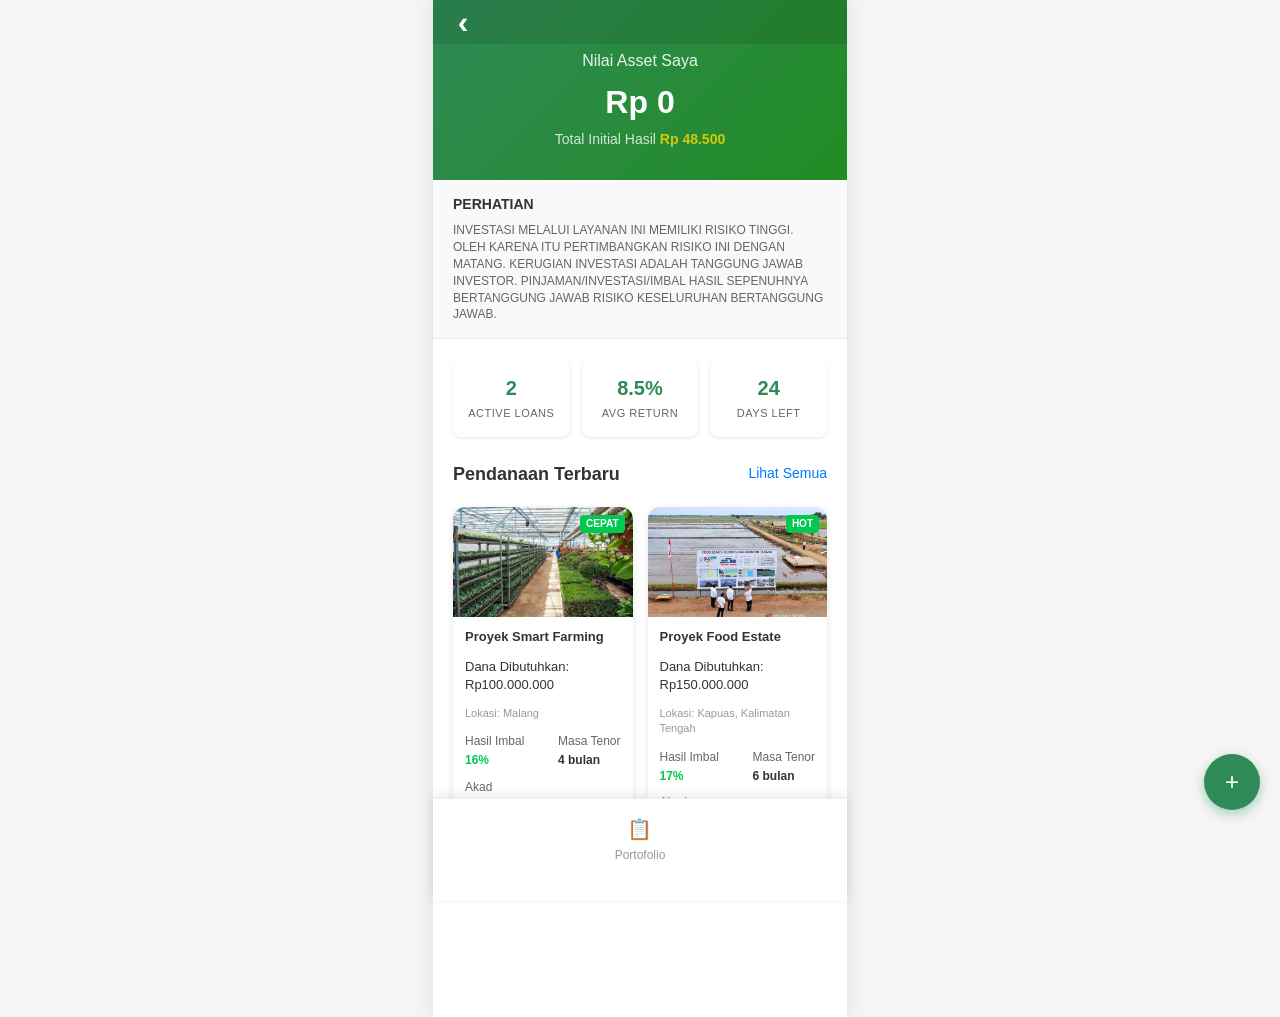
<file: investasi.html>
<!DOCTYPE html>
<html lang="en">
<head>
    <meta charset="UTF-8">
    <meta name="viewport" content="width=device-width, initial-scale=1.0">
    <title>PeerFund - P2P Financing</title>
    <style>
        * {
            margin: 0;
            padding: 0;
            box-sizing: border-box;
        }

        body {
            font-family: -apple-system, BlinkMacSystemFont, 'Segoe UI', Roboto, sans-serif;
            background: #f5f5f5;
            color: #333;
            line-height: 1.4;
        }

        .app-container {
            max-width: 414px;
            margin: 0 auto;
            background: white;
            min-height: 100vh;
            box-shadow: 0 0 20px rgba(0, 0, 0, 0.1);
            position: relative;
        }

        /* Header */
        .header {
            background: linear-gradient(135deg, #2E8B57, #228B22);
            color: white;
            padding: 50px 20px 30px;
            text-align: center;
            position: relative;
        }

        .header::before {
            content: '';
            position: absolute;
            top: 0;
            left: 0;
            right: 0;
            height: 44px;
            background: rgba(0, 0, 0, 0.1);
        }

        /* Letakkan ini di dalam tag <style> Anda */
        .back-button {
            position: absolute;
            top: 0;
            left: 0;
            width: 60px;
            height: 44px; /* Samakan dengan tinggi bar atas dari header::before */
            display: flex;
            align-items: center;
            justify-content: center;
            color: white;
            text-decoration: none;
            font-size: 32px;
            font-weight: bold;
        }

        .back-button:hover {
            background: rgba(255, 255, 255, 0.1);
        }

        .asset-title {
            font-size: 16px;
            font-weight: 400;
            margin-bottom: 8px;
            opacity: 0.9;
        }

        .asset-value {
            font-size: 32px;
            font-weight: 700;
            margin-bottom: 5px;
        }

        .total-initial {
            font-size: 14px;
            opacity: 0.8;
        }

        .total-initial .amount {
            color: #FFD700;
            font-weight: 600;
        }

        /* Notice Section */
        .notice {
            background: #f8f9fa;
            padding: 15px 20px;
            border-bottom: 1px solid #eee;
        }

        .notice-title {
            font-weight: 600;
            margin-bottom: 8px;
            font-size: 14px;
        }

        .notice-text {
            font-size: 12px;
            color: #666;
            line-height: 1.4;
        }

        /* Main Content */
        .content {
            padding: 20px;
        }

        .section-header {
            display: flex;
            justify-content: space-between;
            align-items: center;
            margin-bottom: 20px;
        }

        .section-title {
            font-size: 18px;
            font-weight: 600;
            color: #333;
        }

        .view-all {
            font-size: 14px;
            color: #007AFF;
            text-decoration: none;
            font-weight: 500;
        }

        /* Investment Cards */
        .investment-grid {
            display: grid;
            grid-template-columns: 1fr 1fr;
            gap: 15px;
            margin-bottom: 30px;
        }

        .investment-card {
            background: white;
            border-radius: 12px;
            box-shadow: 0 2px 8px rgba(0, 0, 0, 0.1);
            overflow: hidden;
            position: relative;
        }

        .card-image {
            height: 110px;
            background: linear-gradient(45deg, #667eea, #764ba2);
            position: relative;
            display: flex;
            align-items: center;
            justify-content: center;
            color: white;
            font-size: 24px;
        }

        .card-image img {
            width: 100%;
            height: 100%;
            object-fit: cover; /* Ini kunci agar gambar mengisi area tanpa penyok */
        }

        .card-badge {
            position: absolute;
            top: 8px;
            right: 8px;
            background: #00C851;
            color: white;
            padding: 2px 6px;
            border-radius: 4px;
            font-size: 10px;
            font-weight: 600;
        }

        .card-content {
            padding: 12px;
        }

        .card-title {
            font-size: 12px;
            color: #666;
            margin-bottom: 4px;
        }

        .card-description {
            font-size: 13px;
            font-weight: 600;
            color: #333;
            margin-bottom: 12px;
            line-height: 1.3;
        }

        .card-location {
            font-size: 11px;
            color: #999;
            margin-bottom: 12px;
        }

        .card-details {
            display: flex;
            justify-content: space-between;
            font-size: 12px;
        }
        
        /* Untuk menampilkan target pendanaan */
        .card-funding-goal {
            font-size: 13px;
            font-weight: 500;
            color: #333;
            margin-bottom: 12px;
        }

        /* Untuk membuat 3 item detail berjajar rapi */
        .card-details {
            display: flex;
            justify-content: space-between;
            flex-wrap: wrap; /* Agar bisa turun jika layar sempit */
            gap: 10px; /* Memberi jarak antar item */
        }

        /* Untuk menampilkan info sisa hari */
        .card-countdown {
            margin-top: 8px;
            font-size: 11px;
            font-weight: bold;
            color: #c0392b; /* Warna merah untuk menonjolkan urgensi */
            text-align: right;
        }

        .detail-item {
            display: flex;
            flex-direction: column;
        }

        .detail-label {
            color: #666;
            margin-bottom: 2px;
        }

        .detail-value {
            font-weight: 600;
            color: #333;
        }

        .return-rate {
            color: #00C851;
            font-weight: 700;
        }

        .risk-indicator {
            font-size: 10px;
            color: #666;
            margin-top: 8px;
        }

        .risk-low {
            color: #00C851;
        }

        .risk-medium {
            color: #FF8C00;
        }

        /* Bottom Navigation */
        .bottom-nav {
            position: fixed;
            bottom: 0;
            left: 50%;
            transform: translateX(-50%);
            max-width: 414px;
            width: 100%;
            background: white;
            border-top: 1px solid #eee;
            display: flex;
            justify-content: space-around;
            padding: 8px 0 28px;
            box-shadow: 0 -2px 10px rgba(0, 0, 0, 0.1);
        }

        .nav-item {
            display: flex;
            flex-direction: column;
            align-items: center;
            padding: 8px;
            text-decoration: none;
            color: #999;
            font-size: 12px;
            transition: color 0.2s ease;
        }

        .nav-item.active {
            color: #2E8B57;
        }

        .nav-icon {
            font-size: 20px;
            margin-bottom: 4px;
        }

        /* Floating Action Button */
        .fab {
            position: fixed;
            bottom: 90px;
            right: 20px;
            width: 56px;
            height: 56px;
            background: #2E8B57;
            border-radius: 50%;
            display: flex;
            align-items: center;
            justify-content: center;
            color: white;
            font-size: 24px;
            box-shadow: 0 4px 12px rgba(46, 139, 87, 0.4);
            cursor: pointer;
            transition: all 0.2s ease;
        }

        .fab:hover {
            transform: scale(1.05);
            box-shadow: 0 6px 16px rgba(46, 139, 87, 0.5);
        }

        /* Quick Stats */
        .quick-stats {
            display: grid;
            grid-template-columns: 1fr 1fr 1fr;
            gap: 12px;
            margin-bottom: 25px;
        }

        .stat-card {
            background: white;
            padding: 15px;
            border-radius: 8px;
            text-align: center;
            box-shadow: 0 1px 3px rgba(0, 0, 0, 0.1);
        }

        .stat-value {
            font-size: 20px;
            font-weight: 700;
            color: #2E8B57;
            margin-bottom: 4px;
        }

        .stat-label {
            font-size: 11px;
            color: #666;
            text-transform: uppercase;
            letter-spacing: 0.5px;
        }

        /* Animations */
        .investment-card {
            animation: slideUp 0.4s ease-out;
        }

        .investment-card:nth-child(2) {
            animation-delay: 0.1s;
        }

        .investment-card:nth-child(3) {
            animation-delay: 0.2s;
        }

        .investment-card:nth-child(4) {
            animation-delay: 0.3s;
        }

        @keyframes slideUp {
            from {
                opacity: 0;
                transform: translateY(20px);
            }
            to {
                opacity: 1;
                transform: translateY(0);
            }
        }

        /* Content padding for bottom nav */
        .content {
            padding-bottom: 100px;
        }
    </style>
</head>
<body>
    <div class="app-container">
        <!-- Header Section -->
        <div class="header">
            <a href="index.html" class="back-button">‹</a>

            <div class="asset-title">Nilai Asset Saya</div>
            <div class="asset-value">Rp 0</div>
            <div class="total-initial">Total Initial Hasil <span class="amount">Rp 48.500</span></div>
        </div>

        <!-- Notice Section -->
        <div class="notice">
            <div class="notice-title">PERHATIAN</div>
            <div class="notice-text">
                INVESTASI MELALUI LAYANAN INI MEMILIKI RISIKO TINGGI. 
                OLEH KARENA ITU PERTIMBANGKAN RISIKO INI DENGAN MATANG. KERUGIAN INVESTASI ADALAH TANGGUNG JAWAB INVESTOR.
                PINJAMAN/INVESTASI/IMBAL HASIL SEPENUHNYA BERTANGGUNG JAWAB RISIKO KESELURUHAN BERTANGGUNG JAWAB.
            </div>
        </div>

        <!-- Main Content -->
        <div class="content">
            <!-- Quick Stats -->
            <div class="quick-stats">
                <div class="stat-card">
                    <div class="stat-value">2</div>
                    <div class="stat-label">Active Loans</div>
                </div>
                <div class="stat-card">
                    <div class="stat-value">8.5%</div>
                    <div class="stat-label">Avg Return</div>
                </div>
                <div class="stat-card">
                    <div class="stat-value">24</div>
                    <div class="stat-label">Days Left</div>
                </div>
            </div>

            <!-- Investment Opportunities -->
            <div class="section-header">
                <div class="section-title">Pendanaan Terbaru</div>
                <a href="#" class="view-all">Lihat Semua</a>
            </div>

            <div class="investment-grid">
                <div class="investment-card">
                    <div class="card-image">
                        <div><img alt="smart farming" src="img/smartfarming.jpeg";/></div>
                        <div class="card-badge">CEPAT</div>
                    </div>
                    <div class="card-content">
                        <div class="card-description">
                            Proyek Smart Farming
                        </div>

                        <div class="card-funding-goal">
                            Dana Dibutuhkan: Rp100.000.000
                        </div>
                        
                        <div class="card-location">
                            Lokasi: Malang
                        </div>

                        <div class="card-details">
                            <div class="detail-item">
                                <div class="detail-label">Hasil Imbal</div>
                                <div class="detail-value return-rate">16%</div>
                            </div>
                            <div class="detail-item">
                                <div class="detail-label">Masa Tenor</div>
                                <div class="detail-value">4 bulan</div>
                            </div>
                            <div class="detail-item">
                                <div class="detail-label">Akad</div>
                                <div class="detail-value">Mudharabah</div>
                            </div>
                        </div>

                        <div class="risk-indicator">
                            Dana Terkumpul <span class="risk-low">(92%)</span>
                        </div>

                        <div class="card-countdown">
                            Tersisa 7 hari lagi
                        </div>
                    </div>
                </div>

                <div class="investment-card">
                    <div class="card-image">
                        <img alt="smart farming" src="img/foodestate.jpeg";/>
                        <div class="card-badge">HOT</div>
                    </div>
                    <div class="card-content">
                        <div class="card-description">
                            Proyek Food Estate
                        </div>

                        <div class="card-funding-goal">
                            Dana Dibutuhkan: Rp150.000.000
                        </div>
                        
                        <div class="card-location">
                            Lokasi: Kapuas, Kalimatan Tengah
                        </div>

                        <div class="card-details">
                            <div class="detail-item">
                                <div class="detail-label">Hasil Imbal</div>
                                <div class="detail-value return-rate">17%</div>
                            </div>
                            <div class="detail-item">
                                <div class="detail-label">Masa Tenor</div>
                                <div class="detail-value">6 bulan</div>
                            </div>
                            <div class="detail-item">
                                <div class="detail-label">Akad</div>
                                <div class="detail-value">Mudharabah</div>
                            </div>
                        </div>

                        <div class="risk-indicator">
                            Dana Terkumpul <span class="risk-low">(82%)</span>
                        </div>

                        <div class="card-countdown">
                            Tersisa 15 hari lagi
                        </div>
                    </div>
                </div>
            </div>
        </div>

        <!-- Floating Action Button -->
        <div class="fab">+</div>

        <!-- Bottom Navigation -->
        <div class="bottom-nav">
            <a href="#" class="nav-item">
                <div class="nav-icon">📋</div>
                <div>Portofolio</div>
            </a>
        </div>
    </div>

    <script>
        // Add interactive features
        document.querySelectorAll('.investment-card').forEach(card => {
            card.addEventListener('click', function() {
                this.style.transform = 'scale(0.98)';
                setTimeout(() => {
                    this.style.transform = 'scale(1)';
                }, 150);
            });
        });

        // FAB click animation
        document.querySelector('.fab').addEventListener('click', function() {
            this.style.transform = 'scale(0.9)';
            setTimeout(() => {
                this.style.transform = 'scale(1)';
            }, 150);
        });

        // Bottom nav interaction
        document.querySelectorAll('.nav-item').forEach(item => {
            item.addEventListener('click', function(e) {
                e.preventDefault();
                document.querySelectorAll('.nav-item').forEach(nav => nav.classList.remove('active'));
                this.classList.add('active');
            });
        });

        // Simulate real-time updates
        setInterval(() => {
            const percentages = document.querySelectorAll('.risk-indicator span');
            percentages.forEach(span => {
                const current = parseInt(span.textContent.replace(/[()%]/g, ''));
                if (current < 100) {
                    const newValue = Math.min(current + Math.random() * 2, 100);
                    span.textContent = `(${Math.floor(newValue)}%)`;
                }
            });
        }, 5000);
    </script>
</body>
</html>
</file>
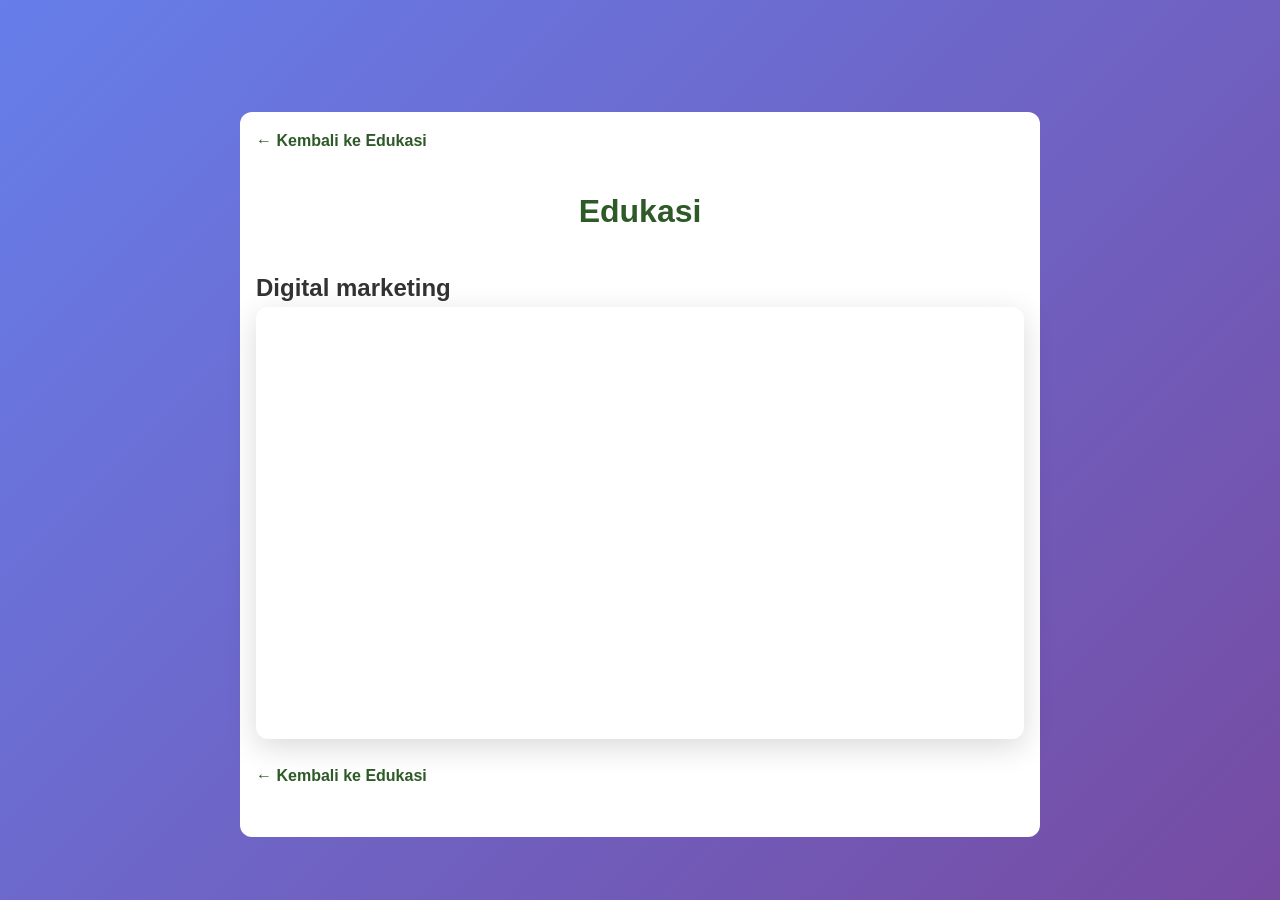
<file: materi.html>
<!DOCTYPE html>
<html lang="id">
<head>
    <meta charset="UTF-8">
    <meta name="viewport" content="width=device-width, initial-scale=1.0">
    <title>Video Edukasi: Smart Farming - AgriOne</title>
    <link rel="stylesheet" href="css/style.css">
    <style>
        /* Style khusus untuk halaman video */
        .video-container {
            max-width: 800px;
            margin: 2rem auto;
            padding: 1rem;
            background-color: #fff;
            border-radius: 12px;
        }

        .video-wrapper {
            position: relative;
            padding-bottom: 56.25%; /* Aspect Ratio 16:9 */
            height: 0;
            overflow: hidden;
            margin-bottom: 1.5rem;
            border-radius: 12px;
            box-shadow: 0 8px 30px rgba(0,0,0,0.15);
        }

        .video-wrapper iframe {
            position: absolute;
            top: 0;
            left: 0;
            width: 100%;
            height: 100%;
        }

        .video-container h1 {
            text-align: center;
            margin-bottom: 2rem;
            color: #2d5a27;
        }

        .back-button {
            display: inline-block;
            margin-bottom: 2rem;
            font-weight: bold;
            color: #2d5a27;
            text-decoration: none;
        }
    </style>
</head>
<body>

    <div class="video-container">
        <a href="index.html#edukasi" class="back-button">← Kembali ke Edukasi</a>
            <div>
                <h1>Edukasi</h1>
                <h2>Digital marketing</h2>
                <div class="video-wrapper">
                    <iframe width="560" height="315" src="https://www.youtube.com/embed/lRjOn3B6QaY?si=lxP01d1fHJGkR_bw&amp;start=29" title="YouTube video player" frameborder="0" allow="accelerometer; autoplay; clipboard-write; encrypted-media; gyroscope; picture-in-picture; web-share" referrerpolicy="strict-origin-when-cross-origin" allowfullscreen></iframe></iframe>
                </div>
            </div>
        <a href="index.html#edukasi" class="back-button">← Kembali ke Edukasi</a>
    </div>

</body>
</html>
</file>
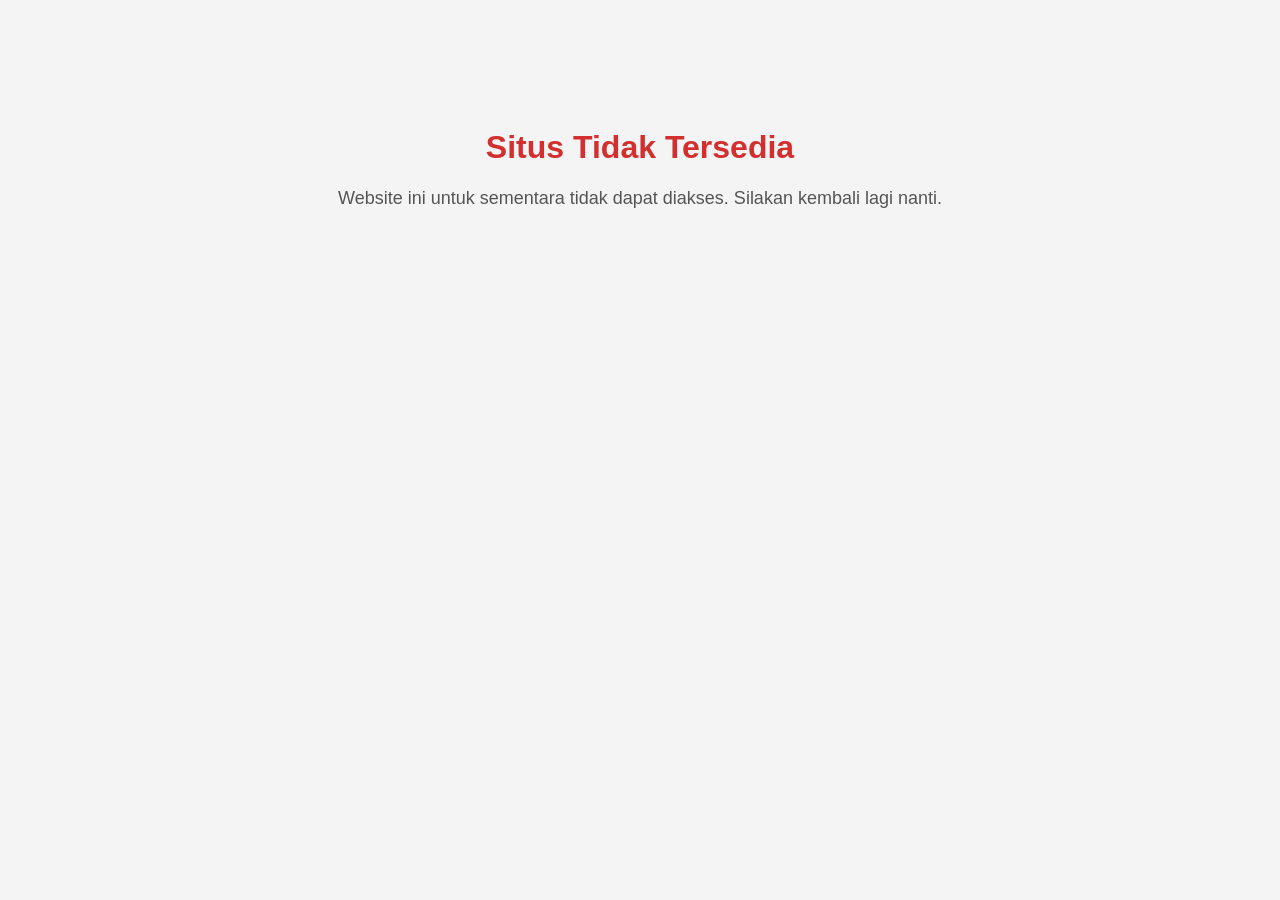
<file: private.html>
<!DOCTYPE html>
<html lang="id">
<head>
  <meta charset="UTF-8" />
  <meta name="viewport" content="width=device-width, initial-scale=1.0" />
  <title>Situs Tidak Tersedia</title>
  <style>
    body {
      background-color: #f4f4f4;
      font-family: Arial, sans-serif;
      text-align: center;
      padding: 100px;
    }
    h1 {
      color: #d32f2f;
    }
    p {
      font-size: 18px;
      color: #555;
    }
  </style>
</head>
<body>
  <h1>Situs Tidak Tersedia</h1>
  <p>Website ini untuk sementara tidak dapat diakses. Silakan kembali lagi nanti.</p>
</body>
</html>
</file>
<file: css/style.css>
* {
            margin: 0;
            padding: 0;
            box-sizing: border-box;
        }

        body {
            font-family: 'Segoe UI', Tahoma, Geneva, Verdana, sans-serif;
            line-height: 1.6;
            color: #333;
            background: linear-gradient(135deg, #667eea 0%, #764ba2 100%);
            min-height: 100vh;
            padding-top: 80px;
        }

        .container {
            max-width: 1200px;
            margin: 0 auto;
            padding: 0 20px;
        }

        header {
            background: rgba(255, 255, 255, 0.95);
            backdrop-filter: blur(10px);
            padding: 1rem 0;
            position: fixed;
            width: 100%;
            top: 0;
            z-index: 1000;
            box-shadow: 0 2px 20px rgba(0, 0, 0, 0.1);
        }

        nav {
            display: flex;
            justify-content: space-between;
            align-items: center;
        }

        .logo {
            display: flex;
            align-items: center;
            font-size: 1.8rem;
            font-weight: bold;
            color: #2d5a27;
        }

        .logo::before {
            content: "";
            margin-right: 10px;
            font-size: 2rem;
        }

        .nav-links {
            display: flex;
            list-style: none;
            gap: 2rem;
        }

        .nav-links a {
            text-decoration: none;
            color: #333;
            font-weight: 500;
            transition: color 0.3s;
            cursor: pointer;
        }

        .nav-links a:hover, .nav-links a.active {
            color: #2d5a27;
        }

        main {
            margin-top: 80px;
            padding: 2rem 0;
        }

        .hero {
            /* Properti Latar Belakang Gambar (BARU) */
            background-image: linear-gradient(rgba(0, 0, 0, 0.5), rgba(0, 0, 0, 0.5)), url('../img/herobackground.png');
            background-size: cover;
            background-position: center;
            background-repeat: no-repeat;
            
            /* Layouting Modern untuk Konten di Tengah (PENGGANTI padding & text-align) */
            height: 100vh;
            display: flex;
            flex-direction: column;
            justify-content: center;
            align-items: center;

            text-align: center;
            padding: 3rem 0;
            color: #ffffff;
            text-shadow: 1px 1px 2px rgba(0,0,0,0.1);
            margin-bottom: 3rem;
        }

        .hero h1 {
            font-size: 3rem;
            margin-bottom: 1rem;
            text-shadow: 2px 2px 4px rgba(0, 0, 0, 0.3);
        }

        .hero p {
            font-size: 1.2rem;
            margin-bottom: 2rem;
            opacity: 0.9;
        }
        
        .profile {
            max-width: 1200px;
            margin: 0 auto;
            padding: 2rem;
            font-family: 'Segoe UI', Tahoma, Geneva, Verdana, sans-serif;
            line-height: 1.6;
            color: #333;
            background: #fff;
            box-shadow: 0 4px 20px rgba(0, 0, 0, 0.1);
            border-radius: 12px;
            }

        .profile-header {
        text-align: center;
        margin-bottom: 3rem;
        padding-bottom: 2rem;
        border-bottom: 3px solid #007acc;
        position: relative;
        }

        .profile-header::after {
        content: '';
        position: absolute;
        bottom: -3px;
        left: 50%;
        transform: translateX(-50%);
        width: 100px;
        height: 3px;
        background: linear-gradient(90deg, #007acc, #00a8ff);
        }

        .profile-content {
        display: grid;
        grid-template-columns: 1fr;
        gap: 3rem;
        margin-bottom: 3rem;
        }

        .profile-section {
        background: #f8f9fa;
        padding: 2rem;
        border-radius: 8px;
        border-left: 4px solid #007acc;
        transition: transform 0.3s ease, box-shadow 0.3s ease;
        }

        .profile-section:hover {
        transform: translateY(-2px);
        box-shadow: 0 6px 20px rgba(0, 0, 0, 0.1);
        }

        .profile-section h3 {
        font-size: 1.5rem;
        color: #2c3e50;
        margin: 0 0 1rem 0;
        font-weight: 600;
        display: flex;
        align-items: center;
        gap: 0.5rem;
        }

        .profile-section h3::before {
        content: '▶';
        color: #007acc;
        font-size: 0.8rem;
        }

        .profile-description {
        font-size: 1rem;
        color: #555;
        text-align: justify;
        margin-bottom: 2rem;
        }
        
        .profile-contact {
        background: linear-gradient(135deg, #2c3e50, #34495e);
        color: white;
        padding: 2rem;
        border-radius: 8px;
        text-align: center;
        margin-top: 2rem;
        display: flex; /* 1. Membuat item di dalamnya berjajar ke samping */
        justify-content: space-around; /* 2. Memberi jarak di antara dan di sekitar kolom */
        align-items: flex-start; /* 3. Menjajarkan kedua kolom dari atas */
        }

        .profile-contact h3 {
        margin: 0 0 1.5rem 0;
        font-size: 1.5rem;
        }

        .profile-contact-info {
        display: grid;
        justify-content: center;
        flex-wrap: wrap;
        }

        /* Responsive Design */
        @media (max-width: 768px) {
        .profile {
            padding: 1rem;
            margin: 1rem;
        }
            
        .profile-content {
            grid-template-columns: 1fr;
            gap: 1.5rem;
        }
          
        .profile-name {
            font-size: 2rem;
        }
            
        .profile-stats {
            grid-template-columns: 1fr 1fr;
        }
            
        .profile-contact-info {
            flex-direction: column;
            gap: 1rem;
        }
        }

        @media (max-width: 480px) {
        .profile-stats {
            grid-template-columns: 1fr;
        }
          
        .profile-logo {
            width: 80px;
            height: 80px;
            font-size: 1.8rem;
        }
        }
        
    .cta-button {
        display: inline-block;
        background: linear-gradient(45deg, #2d5a27, #4CAF50);
        color: white;
        padding: 12px 30px;
        text-decoration: none;
        border-radius: 25px;
        font-weight: bold;
        transition: transform 0.3s, box-shadow 0.3s;
        cursor: pointer;
        border: none;
        font-size: 1rem;
        }

        .cta-button:hover {
            transform: translateY(-2px);
            box-shadow: 0 5px 15px rgba(0, 0, 0, 0.2);
        }
        
        /* Styling untuk Kontainer FAQ */
        .faq-container {
            max-width: 800px;
            margin: 3rem auto;
            padding: 2rem;
            background-color: #f8f9fa;
            border-radius: 12px;
        }

        .faq-container h2 {
            text-align: center;
            margin-bottom: 2rem;
            color: #2d5a27;
        }

        /* Styling untuk setiap item pertanyaan */
        .faq-item {
            border-bottom: 1px solid #ddd;
            padding: 1rem 0;
        }

        .faq-item summary {
            font-weight: 600;
            cursor: pointer;
            list-style-type: '❓ '; /* Emoji sebagai penanda */
            padding-left: 0.5rem;
        }

        .faq-item p {
            margin-top: 1rem;
            padding-left: 2rem; /* Sedikit indentasi untuk jawaban */
            line-height: 1.6;
            color: #555;
        }

        /* Memberi sedikit animasi saat dibuka */
        .faq-item[open] summary {
            color: #2e7d32;
        }

        /* Styling untuk Bagian Testimoni */
        .testimonial-section {
            padding: 4rem 0;
            background-color: #ffffff; /* atau warna latar lain yang sesuai */
        }

        .testimonial-section h2 {
            text-align: center;
            font-size: 2.5rem;
            color: #2d5a27;
            margin-bottom: 1rem;
        }

        .testimonial-subtitle {
            text-align: center;
            max-width: 600px;
            margin: 0 auto 3rem auto;
            color: #666;
        }

        .testimonial-grid {
            display: grid;
            grid-template-columns: repeat(auto-fit, minmax(300px, 1fr));
            gap: 2rem;
        }

        .testimonial-card {
            background: #f8f9fa;
            border-radius: 12px;
            padding: 2rem;
            border-left: 5px solid #4CAF50;
            box-shadow: 0 4px 20px rgba(0,0,0,0.05);
            transition: transform 0.3s, box-shadow 0.3s;
        }

        .testimonial-card:hover {
            transform: translateY(-5px);
            box-shadow: 0 10px 30px rgba(0,0,0,0.1);
        }

        .testimonial-header {
            display: flex;
            align-items: center;
            margin-bottom: 1rem;
        }

        .testimonial-avatar {
            width: 60px;
            height: 60px;
            border-radius: 50%;
            margin-right: 1rem;
            object-fit: cover;
        }

        .testimonial-author h3 {
            margin: 0;
            font-size: 1.1rem;
            color: #333;
        }

        .testimonial-author p {
            margin: 0;
            font-size: 0.9rem;
            color: #666;
        }

        .testimonial-rating {
            margin-bottom: 1rem;
            color: #f5c518; /* Warna bintang kuning */
        }

        .testimonial-body {
            font-style: italic;
            color: #555;
            line-height: 1.7;
            position: relative;
            padding-left: 1.5rem;
        }

        .testimonial-body::before {
            content: '“';
            position: absolute;
            left: 0;
            top: -0.5rem;
            font-size: 3rem;
            color: #4CAF50;
            opacity: 0.2;
        }

        .section {
            display: none;
            background: white;
            border-radius: 20px;
            padding: 2rem;
            margin: 2rem 0;
            box-shadow: 0 10px 30px rgba(0, 0, 0, 0.1);
        }

        .section-dashboard {
            background-image: linear-gradient(rgba(0, 0, 0, 0.5), rgba(0, 0, 0, 0.5)), url('../img/dashboard.png');
            background-size: cover;
            background-position: center;
            background-repeat: no-repeat;
        }

        .section-marketplace {
            background-image: linear-gradient(rgba(0, 0, 0, 0.5), rgba(0, 0, 0, 0.5)), url('../img/latarmarketplace.png');
            background-size: cover;
            background-position: center;
            background-repeat: no-repeat;
        }

        .section-consult {
            background-image: linear-gradient(rgba(0, 0, 0, 0.5), rgba(0, 0, 0, 0.5)), url('../img/konsultasi.png');
            background-size: cover;
            background-position: center;
            background-repeat: no-repeat;
        }
        .section.active {
            background-color: #fff;
            background-size: cover;
            background-position: center;
            background-repeat: no-repeat;

            display: block;
            animation: fadeIn 0.5s ease-in;
        }

        @keyframes fadeIn {
            from { opacity: 0; transform: translateY(20px); }
            to { opacity: 1; transform: translateY(0); }
        }
        
        .section h2 {
            color: #63da53;
            font-size: 2rem;
            margin-bottom: 1.5rem;
            text-align: center;
        }

        .dashboard-grid {
            display: grid;
            grid-template-columns: repeat(auto-fit, minmax(250px, 1fr));
            gap: 2rem;
            margin-top: 2rem;
            padding-top: 80px;
        }

        .card {
            background: linear-gradient(135deg, #f5f7fa 0%, #c3cfe2 100%);
            padding: 1.5rem;
            border-radius: 15px;
            text-align: center;
            transition: transform 0.3s, box-shadow 0.3s;
            cursor: pointer;
        }

        .card:hover {
            transform: translateY(-5px);
            box-shadow: 0 15px 30px rgba(0, 0, 0, 0.2);
        }

        .card-icon {
            font-size: 3rem;
            margin-bottom: 1rem;
        }

        .card h3 {
            color: #2d5a27;
            margin-bottom: 0.5rem;
        }

        .card p {
            color: #666;
            font-size: 0.9rem;
        }

        .weather-widget {
            background: linear-gradient(135deg, #74b9ff 0%, #0984e3 100%);
            color: white;
            padding: 2rem;
            border-radius: 15px;
            margin-bottom: 2rem;
            text-align: center;
        }

        .weather-widget h3 {
            margin-bottom: 1rem;
        }

        .weather-info {
            display: grid;
            grid-template-columns: repeat(auto-fit, minmax(150px, 1fr));
            gap: 1rem;
        }

        .weather-item {
            background: rgba(255, 255, 255, 0.2);
            padding: 1rem;
            border-radius: 10px;
            backdrop-filter: blur(5px);
        }

        .marketplace-grid {
            display: grid;
            grid-template-columns: repeat(auto-fit, minmax(280px, 1fr));
            gap: 2rem;
            margin-top: 2rem;
        }

        .product-card {
            background: white;
            border-radius: 15px;
            overflow: hidden;
            box-shadow: 0 5px 20px rgba(0, 0, 0, 0.1);
            transition: transform 0.3s, box-shadow 0.3s;
        }

        .product-card:hover {
            transform: translateY(-5px);
            box-shadow: 0 15px 40px rgba(0, 0, 0, 0.2);
        }

        .product-image {
            height: 200px;
            background: linear-gradient(45deg, #2d5a27, #4CAF50);
            display: flex;
            align-items: center;
            justify-content: center;
            font-size: 4rem;
            color: white;
        }

        .product-info {
            padding: 1.5rem;
        }

        .product-info h3 {
            color: #2d5a27;
            margin-bottom: 0.5rem;
        }

        .product-price {
            font-size: 1.2rem;
            font-weight: bold;
            color: #e74c3c;
            margin: 0.5rem 0;
        }

        .product-seller {
            color: #666;
            font-size: 0.9rem;
            margin-bottom: 1rem;
        }

        .chat-container {
            max-width: 800px;
            margin: 2rem auto;
            background: white;
            border-radius: 20px;
            overflow: hidden;
            box-shadow: 0 10px 30px rgba(0, 0, 0, 0.1);
        }

        .chat-header {
            background: linear-gradient(135deg, #2d5a27, #4CAF50);
            color: white;
            padding: 1.5rem;
            text-align: center;
        }

        .chat-messages {
            height: 400px;
            overflow-y: auto;
            padding: 1rem;
            background: #f8f9fa;
        }

        .message {
            margin: 1rem 0;
            padding: 1rem;
            border-radius: 15px;
            max-width: 70%;
            animation: slideIn 0.3s ease-out;
        }

        @keyframes slideIn {
            from { opacity: 0; transform: translateX(-20px); }
            to { opacity: 1; transform: translateX(0); }
        }

        .message.user {
            background: linear-gradient(135deg, #667eea, #764ba2);
            color: white;
            margin-left: auto;
            text-align: right;
        }

        .message.bot {
            background: linear-gradient(135deg, #f5f7fa, #c3cfe2);
            color: #333;
        }

        .chat-input {
            display: flex;
            padding: 1rem;
            background: white;
            border-top: 1px solid #eee;
        }

        .chat-input input {
            flex: 1;
            padding: 12px;
            border: 2px solid #ddd;
            border-radius: 25px;
            outline: none;
            font-size: 1rem;
        }

        .chat-input input:focus {
            border-color: #2d5a27;
        }

        .chat-input button {
            margin-left: 1rem;
            padding: 12px 20px;
            background: linear-gradient(45deg, #2d5a27, #4CAF50);
            color: white;
            border: none;
            border-radius: 25px;
            cursor: pointer;
            font-weight: bold;
            transition: transform 0.3s;
        }

        .chat-input button:hover {
            transform: scale(1.05);
        }

        .stats-grid {
            display: grid;
            grid-template-columns: repeat(auto-fit, minmax(200px, 1fr));
            gap: 1.5rem;
            margin-bottom: 2rem;
        }

        .stat-card {
            background: linear-gradient(135deg, #667eea 0%, #764ba2 100%);
            color: white;
            padding: 1.5rem;
            border-radius: 15px;
            text-align: center;
            transition: transform 0.3s;
        }

        .stats-grid-petani {
            display: grid;
            grid-template-columns: repeat(auto-fit, minmax(200px, 1fr));
            gap: 2rem;
            margin-bottom: 1rem;}

        .stat-petani {
            background: linear-gradient(135deg, #71ea66 0%, #4ba296 100%);
            color: white;
            padding: 3rem;
            border-radius: 15px;
            text-align: center;
            transition: transform 0.3s;
        }
        .stat-card:hover {
            transform: scale(1.05);
        }

        .stat-number {
            font-size: 2rem;
            font-weight: bold;
            margin-bottom: 0.5rem;
        }

        .quick-actions {
            display: flex;
            gap: 1rem;
            margin-top: 2rem;
            flex-wrap: wrap;
            justify-content: center;
        }

        .quick-action {
            background: linear-gradient(45deg, #2d5a27, #4CAF50);
            color: white;
            padding: 10px 20px;
            border-radius: 20px;
            text-decoration: none;
            font-weight: bold;
            transition: transform 0.3s;
            cursor: pointer;
            border: none;
            font-size: 0.9rem;
        }

        .quick-action:hover {
            transform: translateY(-2px);
        }

        footer {
            background: rgba(255, 255, 255, 0.9);
            text-align: center;
            padding: 2rem;
            margin-top: 3rem;
            color: #666;
        }

        @media (max-width: 768px) {
            .nav-links {
                display: none;
            }
            
            .hero h1 {
                font-size: 2rem;
            }
            
            .hero p {
                font-size: 1rem;
            }
            
            .dashboard-grid {
                grid-template-columns: 1fr;
            }
            
            .marketplace-grid {
                grid-template-columns: 1fr;
            }
        }
        @media (max-width: 480px) {
            .hero h1 {
                font-size: 1.6rem;
            }

            .cta-button {
                padding: 10px 20px;
                font-size: 0.9rem;
            }

            .card h3 {
                font-size: 1.1rem;
            }

            .card p {
                font-size: 0.8rem;
            }
        }
        @media (max-width: 768px) {
            .menu-toggle {
                display: block;
            }

            .nav-links {
                display: none;
                flex-direction: column;
                background: rgba(255, 255, 255, 0.95);
                position: absolute;
                top: 60px;
                right: 20px;
                border-radius: 10px;
                box-shadow: 0 5px 20px rgba(0,0,0,0.1);
                padding: 1rem;
                gap: 1rem;
            }

            .nav-links.show {
                display: flex; /* Ini WAJIB agar toggle berfungsi */
            }
        }
        
            .consult-switcher {
            display: flex;
            justify-content: center;
            gap: 1rem;
            margin-bottom: 1rem;
            flex-wrap: wrap;
            }

            .consult-switcher button {
            padding: 10px 20px;
            border: none;
            border-radius: 25px;
            font-weight: bold;
            background: #e0e0e0;
            cursor: pointer;
            transition: background 0.3s;
            }

            .consult-switcher button.active {
            background: linear-gradient(45deg, #2d5a27, #4CAF50);
            color: white;
            }

            .consult-box {
            display: none;
            }

            .consult-box.active {
            display: block;
            animation: fadeIn 0.3s ease-in-out;
        }
            .stars {
            color: gold;
            font-size: 1.1rem;
        }
            
            #formProduk {
            padding: 1rem;
            background-color: #f0fdf4;
            border-radius: 15px;
            box-shadow: 0 4px 12px rgba(0,0,0,0.06);
            max-width: 500px;
            margin: 2rem auto;
        }
            #formProduk input,
            #formProduk textarea {
            width: 100%;
            padding: 10px 14px;
            border-radius: 8px;
            border: 1px solid #ccc;
            margin-bottom: 12px;
            font-size: 1rem;
        }
            #formProduk .cta-button {
            background: linear-gradient(45deg, #2d5a27, #4CAF50);
            border: none;
            color: white;
            font-weight: bold;
            border-radius: 25px;
            padding: 10px 20px;
            cursor: pointer;
            width: 100%;
            font-size: 1rem;
        }
            #formProduk .cta-button:hover {
            opacity: 0.9;
        }
            .product-grid {
            display: flex;
            flex-wrap: wrap;
            gap: 20px;
        }
            .product-card {
            background: #fff;
            border-radius: 20px;
            box-shadow: 0 5px 20px rgba(0,0,0,0.1);
            width: 300px;
            overflow: hidden;
        }
            .product-image {
            height: 180px;
            background-size: cover;
            background-position: center;
        }
            .product-info {
            padding: 20px;
            text-align: left;
        }
            .product-title {
            font-size: 1.2em;
            color: #1b3d1b;
            font-weight: bold;
        }
            .product-price {
            color: #d32f2f;
            font-weight: bold;
        }
            .product-farmer, .product-desc, .product-stock {
            margin: 5px 0;
            color: #333;
        }
            .cta-button {
            margin-top: 10px;
            background: #2e7d32;
            color: white;
            padding: 10px 20px;
            border: none;
            border-radius: 20px;
            font-weight: bold;
            cursor: pointer;
        }
            .section {
            display: none;
        }
            .section.active {
            display: block;
        }
            .method {
            padding: 10px;
            border: 1px solid #ccc;
            margin: 10px 0;
            cursor: pointer;
        }
            .method.selected {
            background-color: #c8e6c9;
            border-color: #2e7d32;
        }
        /* Styling untuk Kartu Jadwal Kegiatan */
        .kegiatan-list {
            list-style: none;
            padding: 0;
            text-align: left;
            margin-bottom: 1rem;
        }
        .kegiatan-list li {
            background-color: #f0fdf4;
            padding: 8px;
            border-radius: 6px;
            margin-bottom: 5px;
            font-size: 0.9rem;
        }

        /* Styling untuk Kartu Peringatan */
        .card-peringatan {
            border-left: 5px solid #e74c3c; /* Aksen warna merah */
        }
        .card-peringatan.acknowledged {
            opacity: 0.6;
            background: #f1f1f1;
        }

        /* Styling untuk Kartu Rekomendasi */
        .rekomendasi-detail {
            display: none; /* Sembunyikan secara default */
            margin-top: 1rem;
            padding: 1rem;
            background-color: #f8f9fa;
            border-radius: 8px;
            text-align: left;
            font-size: 0.9rem;
            animation: fadeIn 0.5s;
        }
        .rekomendasi-detail.show {
            display: block; /* Tampilkan saat class .show ditambahkan */
        }
        /* Styling untuk Section Kalender */
        .calendar-container {
            display: flex;
            gap: 2rem;
            flex-wrap: wrap;
        }

        .calendar-main {
            flex: 2; /* Kalender mengambil porsi lebih besar */
            min-width: 400px;
        }

        .event-panel {
            flex: 1; /* Panel event mengambil porsi lebih kecil */
            min-width: 250px;
            background: #f8f9fa;
            padding: 1.5rem;
            border-radius: 12px;
        }

        .event-panel h3 {
            margin-top: 0;
        }

        .calendar-header {
            display: flex;
            justify-content: space-between;
            align-items: center;
            margin-bottom: 1rem;
            text-align: center;
        }

        .calendar-header h3 {
            margin: 0;
        }

        .calendar-header button {
            background: none;
            border: none;
            font-size: 1.5rem;
            cursor: pointer;
            color: #2e7d32;
        }

        .calendar-days, .calendar-grid {
            display: grid;
            grid-template-columns: repeat(7, 1fr);
            gap: 5px;
        }

        .calendar-days div {
            text-align: center;
            font-weight: 600;
            color: #999;
        }

        .calendar-grid .day {
            display: flex;
            justify-content: center;
            align-items: center;
            height: 40px;
            border-radius: 8px;
            cursor: pointer;
            transition: background-color 0.2s;
        }

        .calendar-grid .day:hover {
            background-color: #f0fdf4;
        }

        .calendar-grid .day.other-month {
            color: #ccc;
        }

        .calendar-grid .day.today {
            border: 2px solid #2e7d32;
        }

        .calendar-grid .day.selected {
            background-color: #2e7d32;
            color: white;
        }

        .calendar-grid .day.event {
            position: relative;
            font-weight: bold;
            color: #1b5e20;
        }

        .calendar-grid .day.event::after {
            content: '';
            position: absolute;
            bottom: 5px;
            left: 50%;
            transform: translateX(-50%);
            width: 6px;
            height: 6px;
            border-radius: 50%;
            background-color: #e74c3c;
        }

        #event-details ul {
            list-style: none;
            padding: 0;
            margin-top: 1rem;
        }

        #event-details li {
            background: white;
            padding: 10px;
            border-radius: 6px;
            margin-bottom: 8px;
            border-left: 3px solid #4CAF50;
        }
        /* Styling untuk Tombol Aksi di Panel Event */
        #event-details li {
            display: flex;
            justify-content: space-between;
            align-items: center;
        }

        .delete-event-btn {
            background: none;
            border: none;
            color: #e74c3c;
            cursor: pointer;
            font-size: 1.2rem;
            padding: 5px;
        }

        #add-event-btn {
            width: 100%;
            margin-top: 1rem;
        }
</file>
